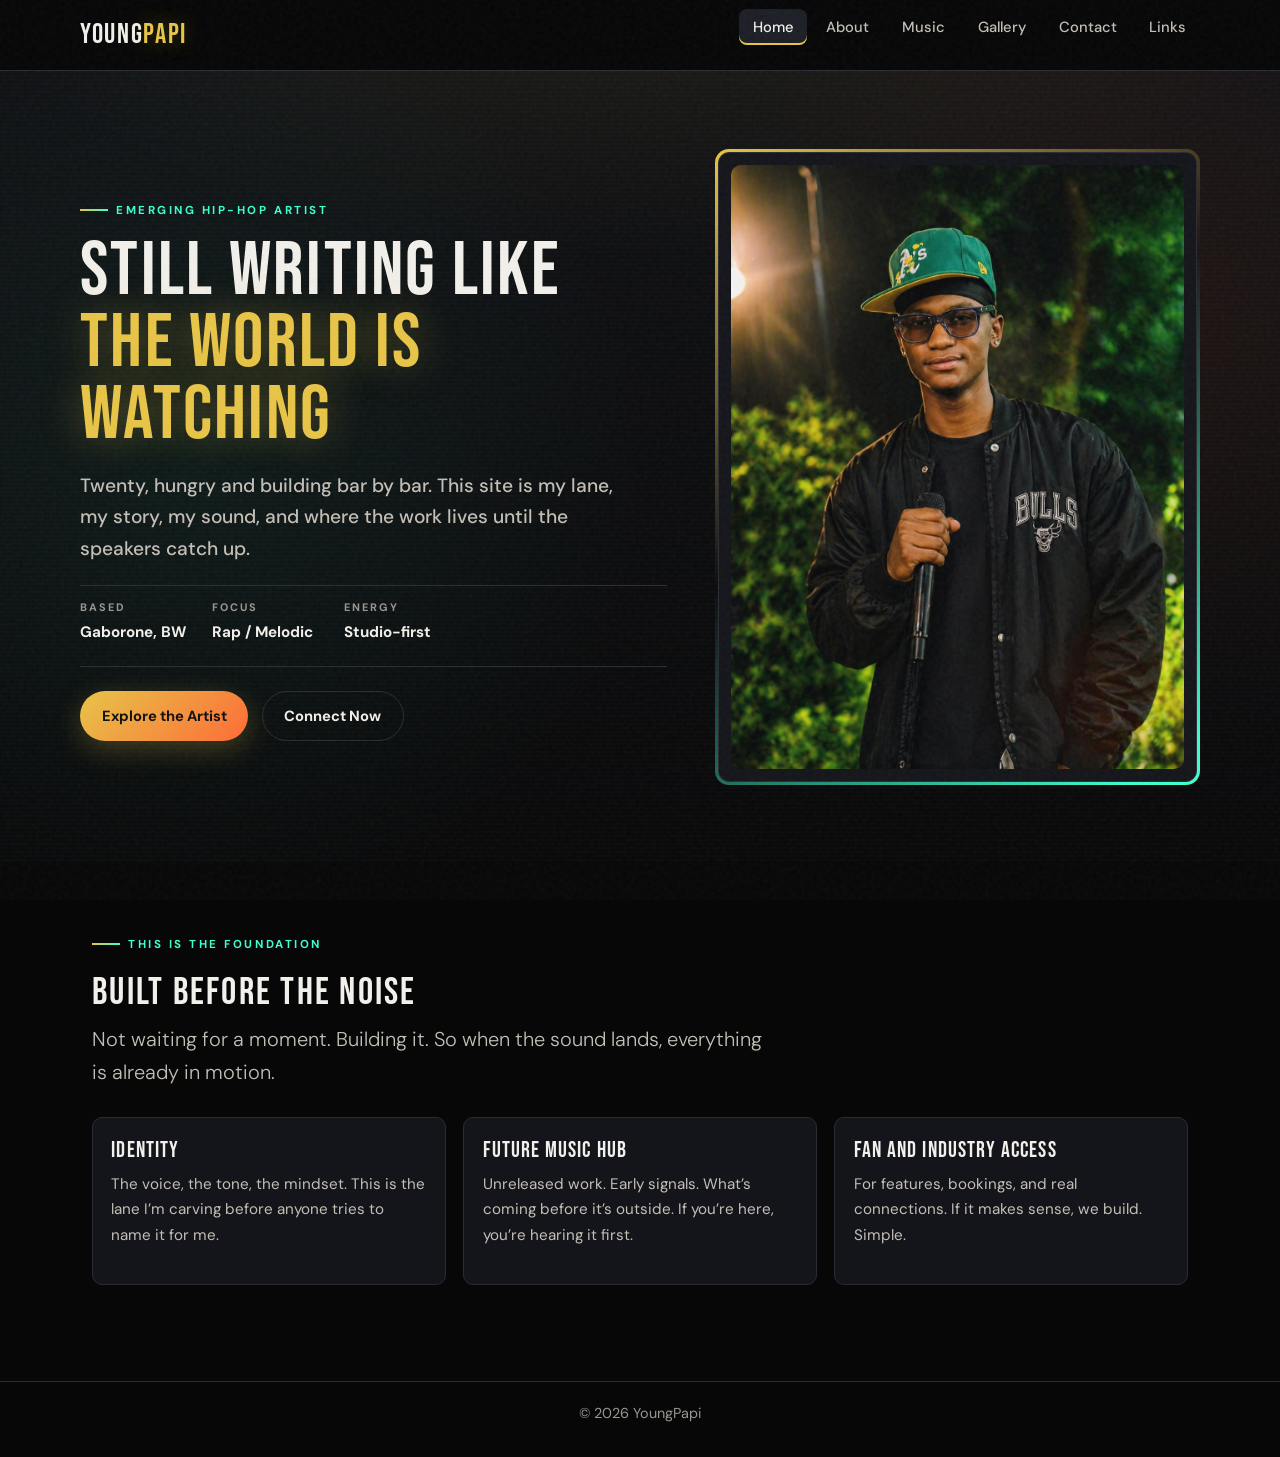
<file: index.html>
<!DOCTYPE html>
<html lang="en">
  <head>
    <meta charset="UTF-8" />
    <meta name="viewport" content="width=device-width, initial-scale=1.0" />
    <meta
      name="description"
      content="YoungPapi — emerging rap artist from Botswana. Portfolio website showcasing new music, visuals, and booking details."
    />
    <meta name="author" content="YoungPapi" />
    <title>YoungPapi | Artist Portfolio</title>
    <link rel="preconnect" href="https://fonts.googleapis.com" />
    <link rel="preconnect" href="https://fonts.gstatic.com" crossorigin />
    <link
      href="https://fonts.googleapis.com/css2?family=Bebas+Neue&family=DM+Sans:ital,opsz,wght@0,9..40,400;0,9..40,500;0,9..40,600;0,9..40,700;1,9..40,400&display=swap"
      rel="stylesheet"
    />
    <link
      href="https://cdn.jsdelivr.net/npm/bootstrap@5.3.3/dist/css/bootstrap.min.css"
      rel="stylesheet"
      integrity="sha384-QWTKZyjpPEjISv5WaRU9OFeRpok6YctnYmDr5pNlyT2bRjXh0JMhjY6hW+ALEwIH"
      crossorigin="anonymous"
    />
    <link rel="stylesheet" href="styles.css" />
  </head>
  <body>
    <a class="skip-link" href="#main">Skip to main content</a>
    <header class="header">
      <div class="container nav">
        <a class="brand" href="index.html">Young<span>Papi</span></a>
        <button class="menu-btn" type="button" data-menu-btn aria-expanded="false" aria-controls="site-nav" aria-label="Open menu">
          Menu
        </button>
        <ul class="nav-links" id="site-nav" data-nav-links>
          <li><a href="index.html">Home</a></li>
          <li><a href="about.html">About</a></li>
          <li><a href="music.html">Music</a></li>
          <li><a href="gallery.html">Gallery</a></li>
          <li><a href="contact.html">Contact</a></li>
          <li><a href="links.html">Links</a></li>
        </ul>
      </div>
    </header>

    <main id="main">
      <section class="hero" aria-labelledby="hero-heading">
        <div class="container hero-grid">
          <div>
            <p class="eyebrow">Emerging Hip-hop Artist</p>
            <h1 id="hero-heading">
              Still writing like
              <span class="line-accent">the world is watching</span>
            </h1>
            <p class="tagline">
              Twenty, hungry and building bar by bar. This site is my lane, my story, my sound, and
              where the work lives until the speakers catch up. 
            </p>
            <dl class="meta-row">
              <div>
                <dt>Based</dt>
                <dd>Gaborone, BW</dd>
              </div>
              <div>
                <dt>Focus</dt>
                <dd>Rap / Melodic</dd>
              </div>
              <div>
                <dt>Energy</dt>
                <dd>Studio-first</dd>
              </div>
            </dl>
            <div class="button-row">
              <a class="btn btn-primary" href="about.html">Explore the Artist</a>
              <a class="btn btn-secondary" href="contact.html">Connect Now</a>
            </div>
          </div>
          <article class="hero-card" aria-label="Featured portrait area">
            <div class="hero-card__inner">
              <div class="hero-shot-slot">
              <a href="images/hero or banner.png">
                <img
                  class="hero-shot img-fluid"
                  src="images/hero or banner.png"
                  alt="YoungPapi hero banner portrait"
                  width="900"
                  height="1200"
                />
              </a>
              <div class="hero-shot-slot__noise"></div>
              <div class="hero-shot-slot__mark">
                <span class="hero-shot-slot__initials">YP</span>
                <span class="hero-shot-slot__hint">Drop your portrait here</span>
              </div>
            </div>
            </div>
          </article>
        </div>
      </section>

      <section class="section" aria-labelledby="objectives-heading">
        <div class="container">
          <header class="section-head">
            <p class="eyebrow">This is the foundation</p>
            <h2 id="objectives-heading">Built before the noise</h2>
            <p class="lead">
              Not waiting for a moment. Building it.
              So when the sound lands, everything is already in motion.
            </p>
          </header>
          <div class="grid-3">
            <article class="card">
              <h3>Identity</h3>
              <p>The voice, the tone, the mindset.
                 This is the lane I’m carving before anyone tries to name it for me.</p>
            </article>
            <article class="card">
              <h3>Future Music Hub</h3>
              <p>Unreleased work. Early signals. What’s coming before it’s outside.
                 If you’re here, you’re hearing it first.</p>
            </article>
            <article class="card">
              <h3>Fan And Industry Access</h3>
              <p>For features, bookings, and real connections.
                 If it makes sense, we build. Simple.</p>
            </article>
          </div>
        </div>
      </section>
    </main>

    <footer class="footer">
      <div class="container">© <span data-year></span> YoungPapi</div>
    </footer>
    <script
      src="https://cdn.jsdelivr.net/npm/bootstrap@5.3.3/dist/js/bootstrap.bundle.min.js"
      integrity="sha384-YvpcrYf0tY3lHB60NNkmXc5s9fDVZLESaAA55NDzOxhy9GkcIdslK1eN7N6jIeHz"
      crossorigin="anonymous"
    ></script>
    <script src="script.js"></script>
  </body>
</html>
</file>
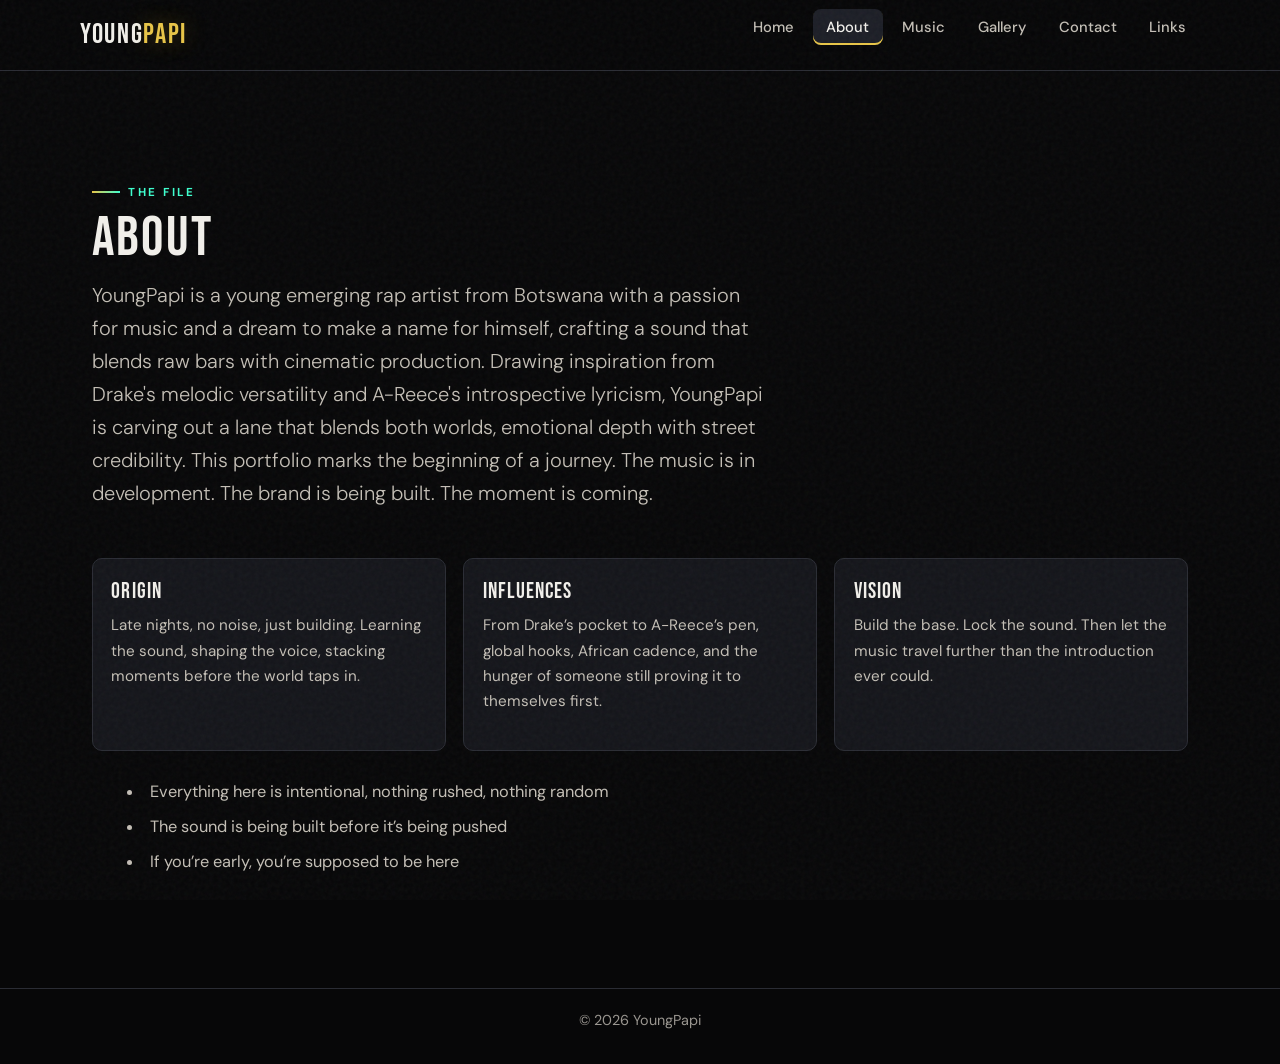
<file: about.html>
<!DOCTYPE html>
<html lang="en">
  <head>
    <meta charset="UTF-8" />
    <meta name="viewport" content="width=device-width, initial-scale=1.0" />
    <meta name="description" content="About YoungPapi — influences, vision, and the path behind the music." />
    <meta name="author" content="YoungPapi" />
    <title>About | YoungPapi</title>
    <link rel="preconnect" href="https://fonts.googleapis.com" />
    <link rel="preconnect" href="https://fonts.gstatic.com" crossorigin />
    <link
      href="https://fonts.googleapis.com/css2?family=Bebas+Neue&family=DM+Sans:ital,opsz,wght@0,9..40,400;0,9..40,500;0,9..40,600;0,9..40,700;1,9..40,400&display=swap"
      rel="stylesheet"
    />
    <link
      href="https://cdn.jsdelivr.net/npm/bootstrap@5.3.3/dist/css/bootstrap.min.css"
      rel="stylesheet"
      integrity="sha384-QWTKZyjpPEjISv5WaRU9OFeRpok6YctnYmDr5pNlyT2bRjXh0JMhjY6hW+ALEwIH"
      crossorigin="anonymous"
    />
    <link rel="stylesheet" href="styles.css" />
  </head>
  <body>
    <a class="skip-link" href="#main">Skip to main content</a>
    <header class="header">
      <div class="container nav">
        <a class="brand" href="index.html">Young<span>Papi</span></a>
        <button class="menu-btn" type="button" data-menu-btn aria-expanded="false" aria-controls="site-nav" aria-label="Open menu">
          Menu
        </button>
        <ul class="nav-links" id="site-nav" data-nav-links>
          <li><a href="index.html">Home</a></li>
          <li><a href="about.html">About</a></li>
          <li><a href="music.html">Music</a></li>
          <li><a href="gallery.html">Gallery</a></li>
          <li><a href="contact.html">Contact</a></li>
          <li><a href="links.html">Links</a></li>
        </ul>
      </div>
    </header>

    <main id="main" class="section">
      <div class="container">
        <header class="page-head">
          <p class="eyebrow">The File</p>
          <h1>About</h1>
          <p class="lead">
           YoungPapi is a young emerging rap artist from Botswana with a passion for music and a dream to make a name for himself,
           crafting a sound that blends raw bars with cinematic production. Drawing inspiration from Drake's melodic versatility and
           A-Reece's introspective lyricism, YoungPapi is carving out a lane that blends both worlds, emotional depth with street credibility.
           This portfolio marks the beginning of a journey. The music is in development. The brand is being built. The moment is coming.
          </p>
        </header>
        <div class="grid-3">
          <article class="card">
            <h2>Origin</h2>
            <p>
              Late nights, no noise, just building.
              Learning the sound, shaping the voice, stacking moments before the world taps in.
            </p>
          </article>
          <article class="card">
            <h2>Influences</h2>
            <p>
              From Drake’s pocket to A-Reece’s pen, global hooks, African cadence, and the hunger
              of someone still proving it to themselves first.
            </p>
          </article>
          <article class="card">
            <h2>Vision</h2>
            <p>
              Build the base. Lock the sound.
              Then let the music travel further than the introduction ever could.
            </p>
          </article>
        </div>

        <ul class="list">
          <li>Everything here is intentional, nothing rushed, nothing random</li>
          <li>The sound is being built before it’s being pushed</li>
          <li>If you’re early, you’re supposed to be here</li>
        </ul>
      </div>
    </main>

    <footer class="footer">
      <div class="container">© <span data-year></span> YoungPapi</div>
    </footer>
    <script
      src="https://cdn.jsdelivr.net/npm/bootstrap@5.3.3/dist/js/bootstrap.bundle.min.js"
      integrity="sha384-YvpcrYf0tY3lHB60NNkmXc5s9fDVZLESaAA55NDzOxhy9GkcIdslK1eN7N6jIeHz"
      crossorigin="anonymous"
    ></script>
    <script src="script.js"></script>
  </body>
</html>
</file>
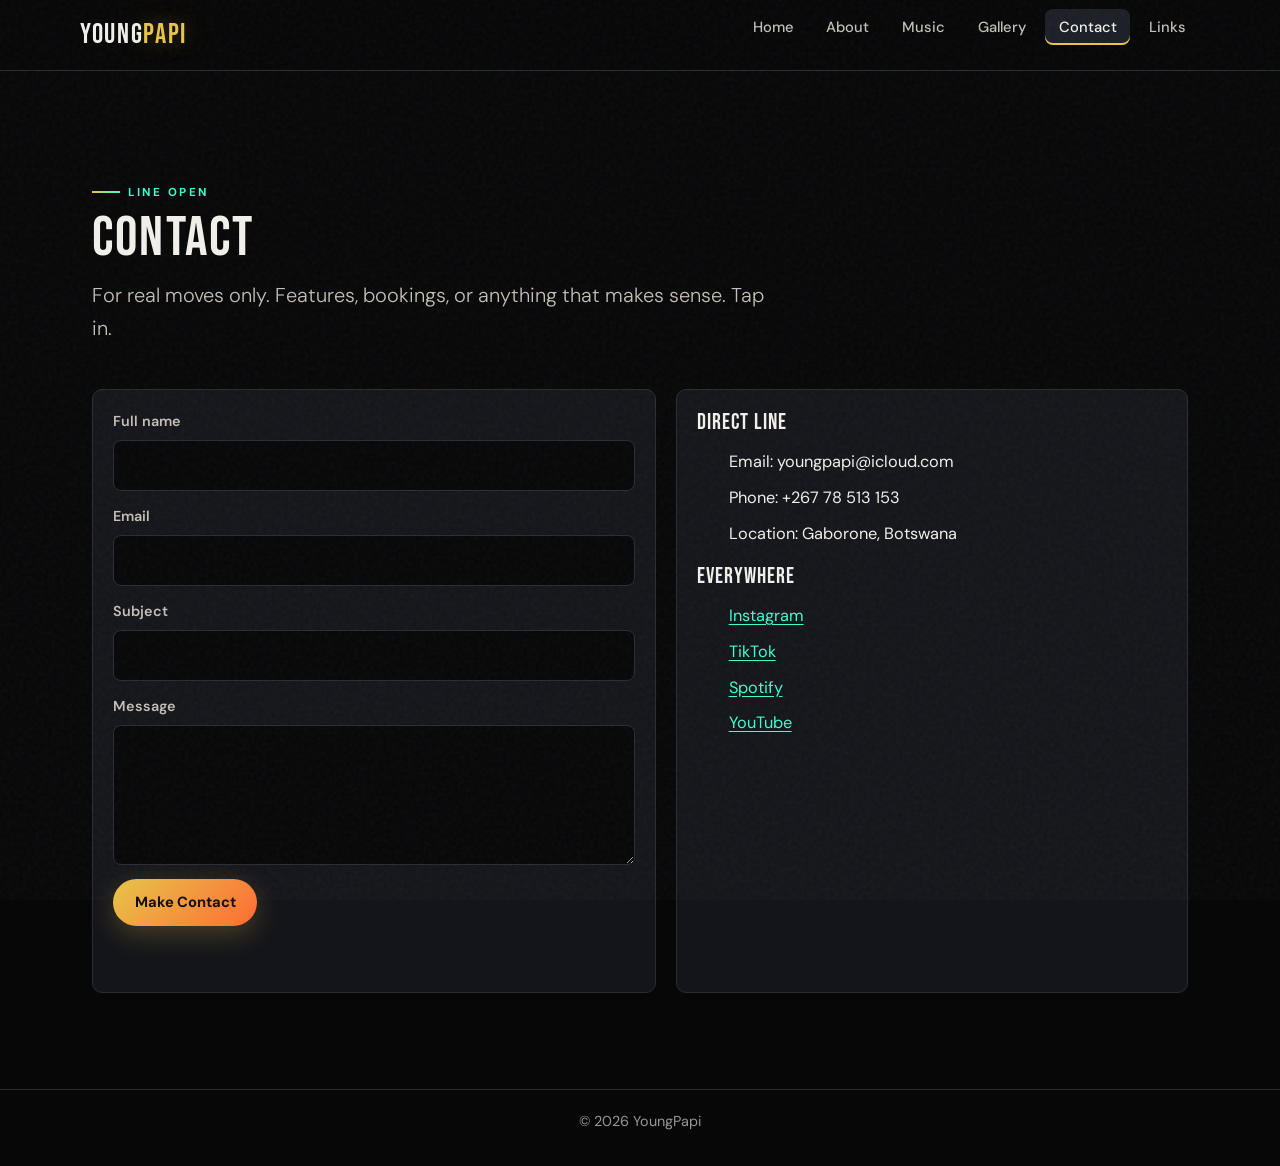
<file: contact.html>
<!DOCTYPE html>
<html lang="en">
  <head>
    <meta charset="UTF-8" />
    <meta name="viewport" content="width=device-width, initial-scale=1.0" />
    <meta name="description" content="Contact YoungPapi for bookings, press, and collaborations." />
    <meta name="author" content="YoungPapi" />
    <title>Contact | YoungPapi</title>
    <link rel="preconnect" href="https://fonts.googleapis.com" />
    <link rel="preconnect" href="https://fonts.gstatic.com" crossorigin />
    <link
      href="https://fonts.googleapis.com/css2?family=Bebas+Neue&family=DM+Sans:ital,opsz,wght@0,9..40,400;0,9..40,500;0,9..40,600;0,9..40,700;1,9..40,400&display=swap"
      rel="stylesheet"
    />
    <link
      href="https://cdn.jsdelivr.net/npm/bootstrap@5.3.3/dist/css/bootstrap.min.css"
      rel="stylesheet"
      integrity="sha384-QWTKZyjpPEjISv5WaRU9OFeRpok6YctnYmDr5pNlyT2bRjXh0JMhjY6hW+ALEwIH"
      crossorigin="anonymous"
    />
    <link rel="stylesheet" href="styles.css" />
  </head>
  <body>
    <a class="skip-link" href="#main">Skip to main content</a>
    <header class="header">
      <div class="container nav">
        <a class="brand" href="index.html">Young<span>Papi</span></a>
        <button class="menu-btn" type="button" data-menu-btn aria-expanded="false" aria-controls="site-nav" aria-label="Open menu">
          Menu
        </button>
        <ul class="nav-links" id="site-nav" data-nav-links>
          <li><a href="index.html">Home</a></li>
          <li><a href="about.html">About</a></li>
          <li><a href="music.html">Music</a></li>
          <li><a href="gallery.html">Gallery</a></li>
          <li><a href="contact.html">Contact</a></li>
          <li><a href="links.html">Links</a></li>
        </ul>
      </div>
    </header>

    <main id="main" class="section">
      <div class="container">
        <header class="page-head">
          <p class="eyebrow">Line open</p>
          <h1>Contact</h1>
          <p class="lead">
            For real moves only.
            Features, bookings, or anything that makes sense. Tap in.
          </p>
        </header>

        <div class="contact-wrap">
          <form data-contact-form>
            <div class="field">
              <label for="name">Full name</label>
              <input id="name" name="name" type="text" autocomplete="name" required />
            </div>
            <div class="field">
              <label for="email">Email</label>
              <input id="email" name="email" type="email" autocomplete="email" required />
            </div>
            <div class="field">
              <label for="subject">Subject</label>
              <input id="subject" name="subject" type="text" required />
            </div>
            <div class="field">
              <label for="message">Message</label>
              <textarea id="message" name="message" required></textarea>
            </div>
            <button class="btn btn-primary" type="submit">Make Contact</button>
            <p class="notice" data-form-notice></p>
          </form>

          <aside class="socials">
            <h2>Direct Line</h2>
            <ul>
              <li>Email: youngpapi@icloud.com</li>
              <li>Phone: +267 78 513 153</li>
              <li>Location: Gaborone, Botswana</li>
            </ul>
            <h2>Everywhere</h2>
            <ul>
              <li><a href="https://instagram.com/theboybrendon">Instagram</a></li>
              <li><a href="https://tiktok.com/@theboybrendon">TikTok</a></li>
              <li><a href="https://open.spotify.com/">Spotify</a></li>
              <li><a href="http://youtube.com/@theboybrendon">YouTube</a></li>
            </ul>
          </aside>
        </div>
      </div>
    </main>

    <footer class="footer">
      <div class="container">© <span data-year></span> YoungPapi</div>
    </footer>
    <script
      src="https://cdn.jsdelivr.net/npm/bootstrap@5.3.3/dist/js/bootstrap.bundle.min.js"
      integrity="sha384-YvpcrYf0tY3lHB60NNkmXc5s9fDVZLESaAA55NDzOxhy9GkcIdslK1eN7N6jIeHz"
      crossorigin="anonymous"
    ></script>
    <script src="script.js"></script>
  </body>
</html>
</file>
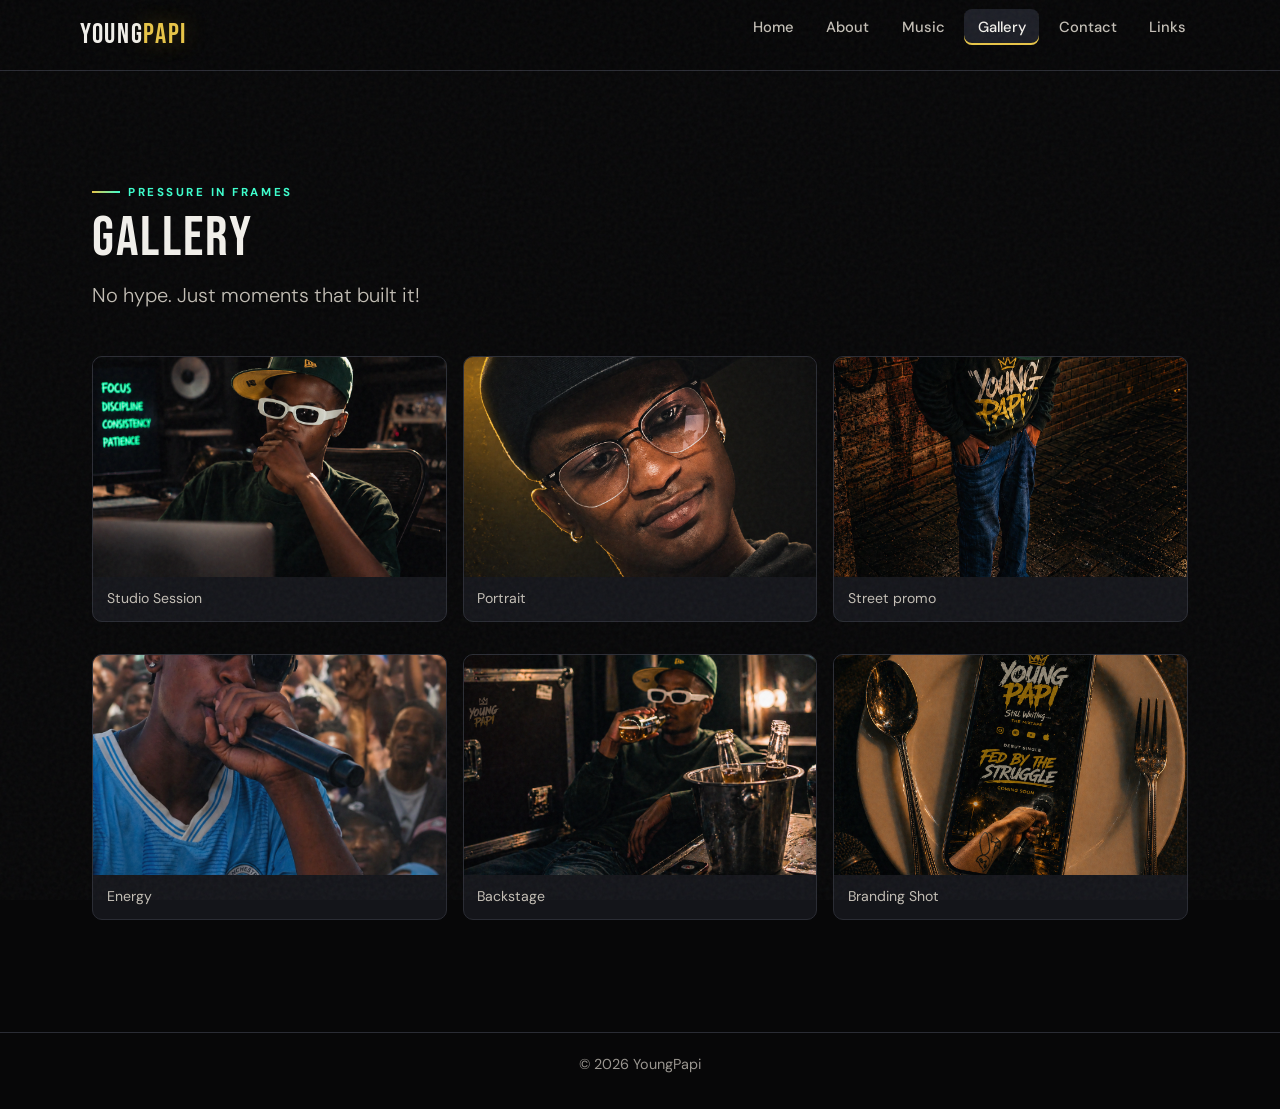
<file: gallery.html>
<!DOCTYPE html>
<html lang="en">
  <head>
    <meta charset="UTF-8" />
    <meta name="viewport" content="width=device-width, initial-scale=1.0" />
    <meta name="description" content="Photo gallery — YoungPapi visuals, shows, and promo." />
    <meta name="author" content="YoungPapi" />
    <title>Gallery | YoungPapi</title>
    <link rel="preconnect" href="https://fonts.googleapis.com" />
    <link rel="preconnect" href="https://fonts.gstatic.com" crossorigin />
    <link
      href="https://fonts.googleapis.com/css2?family=Bebas+Neue&family=DM+Sans:ital,opsz,wght@0,9..40,400;0,9..40,500;0,9..40,600;0,9..40,700;1,9..40,400&display=swap"
      rel="stylesheet"
    />
    <link
      href="https://cdn.jsdelivr.net/npm/bootstrap@5.3.3/dist/css/bootstrap.min.css"
      rel="stylesheet"
      integrity="sha384-QWTKZyjpPEjISv5WaRU9OFeRpok6YctnYmDr5pNlyT2bRjXh0JMhjY6hW+ALEwIH"
      crossorigin="anonymous"
    />
    <link rel="stylesheet" href="styles.css" />
  </head>
  <body>
    <a class="skip-link" href="#main">Skip to main content</a>
    <header class="header">
      <div class="container nav">
        <a class="brand" href="index.html">Young<span>Papi</span></a>
        <button class="menu-btn" type="button" data-menu-btn aria-expanded="false" aria-controls="site-nav" aria-label="Open menu">
          Menu
        </button>
        <ul class="nav-links" id="site-nav" data-nav-links>
          <li><a href="index.html">Home</a></li>
          <li><a href="about.html">About</a></li>
          <li><a href="music.html">Music</a></li>
          <li><a href="gallery.html">Gallery</a></li>
          <li><a href="contact.html">Contact</a></li>
          <li><a href="links.html">Links</a></li>
        </ul>
      </div>
    </header>

    <main id="main" class="section">
      <div class="container">
        <header class="page-head">
          <p class="eyebrow">Pressure in Frames</p>
          <h1>Gallery</h1>
          <p class="lead">
            No hype. Just moments that built it!
          </p>
        </header>

        <div class="gallery">
          <!-- Replace each .gallery-slot block with: <img src="images/gallery-01.jpg" alt="Describe the photo" /> (use 01–06 filenames to stay organised). -->
          <figure>
            <a href="images/liveset or studio.png">
              <img class="img-fluid" src="images/liveset or studio.png" alt="YoungPapi live set or studio session" width="1200" height="800" />
            </a>
            <figcaption>Studio Session</figcaption>
          </figure>
          <figure>
            <a href="images/portrait.png">
              <img class="img-fluid" src="images/portrait.png" alt="YoungPapi portrait" width="1200" height="800" />
            </a>
            <figcaption>Portrait</figcaption>
          </figure>
          <figure>
            <a href="images/street promo.png">
              <img class="img-fluid" src="images/street promo.png" alt="YoungPapi street promo visual" width="1200" height="800" />
            </a>
            <figcaption>Street promo</figcaption>
          </figure>
          <figure>
            <a href="images/crowd or energy.png">
              <img class="img-fluid" src="images/crowd or energy.png" alt="YoungPapi crowd energy moment" width="1200" height="800" />
            </a>
            <figcaption>Energy</figcaption>
          </figure>
          <figure>
            <a href="images/backstage.png">
              <img class="img-fluid" src="images/backstage.png" alt="YoungPapi backstage moment" width="1200" height="800" />
            </a>
            <figcaption>Backstage</figcaption>
          </figure>
          <figure>
            <a href="images/branding shot.png">
              <img class="img-fluid" src="images/branding shot.png" alt="YoungPapi branding shot" width="1200" height="800" />
            </a>
            <figcaption>Branding Shot</figcaption>
          </figure>
        </div>
      </div>
    </main>

    <footer class="footer">
      <div class="container">© <span data-year></span> YoungPapi</div>
    </footer>
    <script
      src="https://cdn.jsdelivr.net/npm/bootstrap@5.3.3/dist/js/bootstrap.bundle.min.js"
      integrity="sha384-YvpcrYf0tY3lHB60NNkmXc5s9fDVZLESaAA55NDzOxhy9GkcIdslK1eN7N6jIeHz"
      crossorigin="anonymous"
    ></script>
    <script src="script.js"></script>
  </body>
</html>
</file>
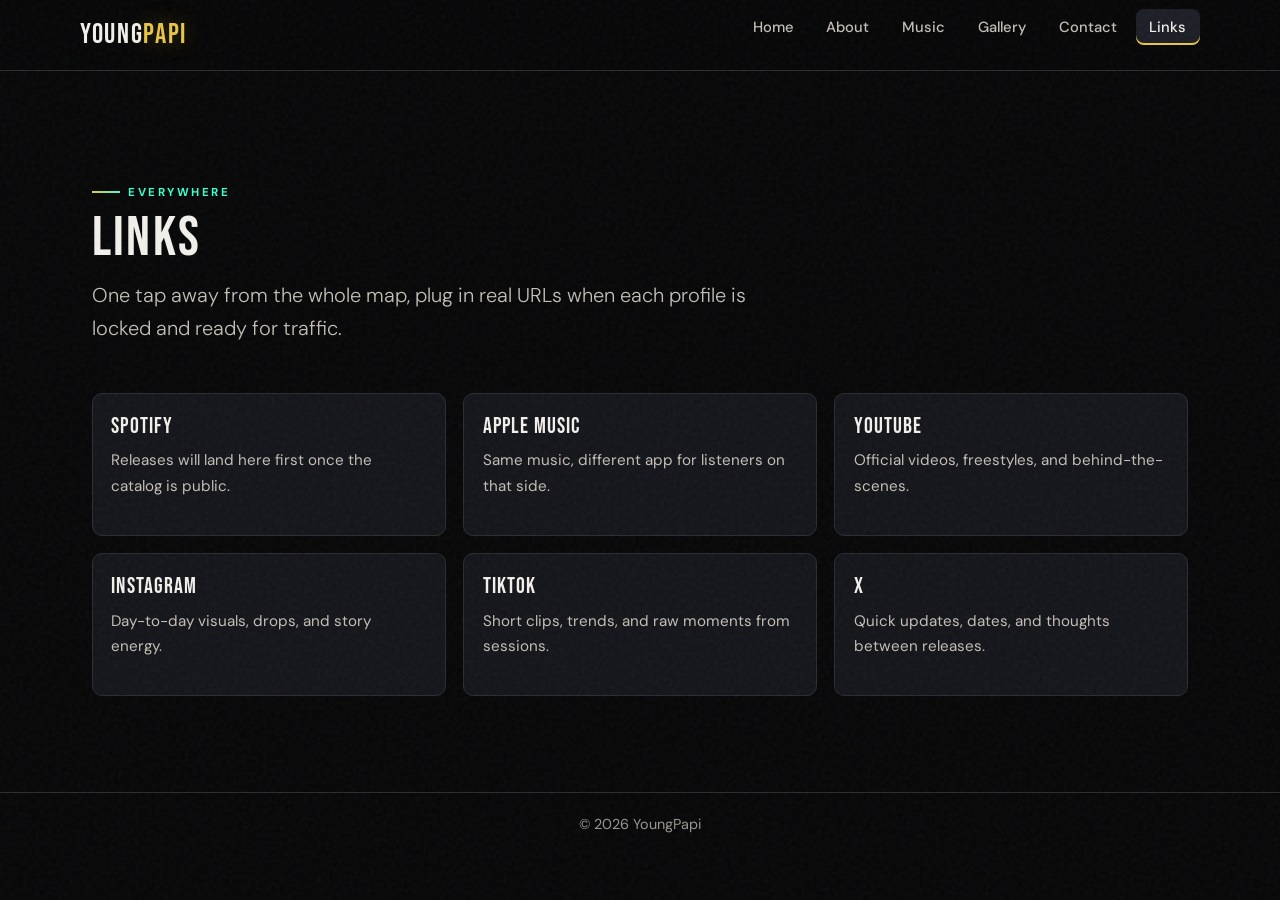
<file: links.html>
<!DOCTYPE html>
<html lang="en">
  <head>
    <meta charset="UTF-8" />
    <meta name="viewport" content="width=device-width, initial-scale=1.0" />
    <meta name="description" content="Official links — stream, follow, and stay updated." />
    <meta name="author" content="YoungPapi" />
    <title>Links | YoungPapi</title>
    <link rel="preconnect" href="https://fonts.googleapis.com" />
    <link rel="preconnect" href="https://fonts.gstatic.com" crossorigin />
    <link
      href="https://fonts.googleapis.com/css2?family=Bebas+Neue&family=DM+Sans:ital,opsz,wght@0,9..40,400;0,9..40,500;0,9..40,600;0,9..40,700;1,9..40,400&display=swap"
      rel="stylesheet"
    />
    <link
      href="https://cdn.jsdelivr.net/npm/bootstrap@5.3.3/dist/css/bootstrap.min.css"
      rel="stylesheet"
      integrity="sha384-QWTKZyjpPEjISv5WaRU9OFeRpok6YctnYmDr5pNlyT2bRjXh0JMhjY6hW+ALEwIH"
      crossorigin="anonymous"
    />
    <link rel="stylesheet" href="styles.css" />
  </head>
  <body>
    <a class="skip-link" href="#main">Skip to main content</a>
    <header class="header">
      <div class="container nav">
        <a class="brand" href="index.html">Young<span>Papi</span></a>
        <button class="menu-btn" type="button" data-menu-btn aria-expanded="false" aria-controls="site-nav" aria-label="Open menu">
          Menu
        </button>
        <ul class="nav-links" id="site-nav" data-nav-links>
          <li><a href="index.html">Home</a></li>
          <li><a href="about.html">About</a></li>
          <li><a href="music.html">Music</a></li>
          <li><a href="gallery.html">Gallery</a></li>
          <li><a href="contact.html">Contact</a></li>
          <li><a href="links.html">Links</a></li>
        </ul>
      </div>
    </header>

    <main id="main" class="section">
      <div class="container">
        <header class="page-head">
          <p class="eyebrow">Everywhere</p>
          <h1>Links</h1>
          <p class="lead">
            One tap away from the whole map, plug in real URLs when each profile is locked and
            ready for traffic.
          </p>
        </header>
        <div class="grid-3">
          <a class="card" href="https://open.spotify.com/" aria-label="Spotify profile">
            <h2>Spotify</h2>
            <p>Releases will land here first once the catalog is public.</p>
          </a>
          <a class="card" href="https://music.apple.com/" aria-label="Apple Music profile">
            <h2>Apple Music</h2>
            <p>Same music, different app for listeners on that side.</p>
          </a>
          <a class="card" href="https://youtube.com/@theboybrendon" aria-label="YouTube channel">
            <h2>YouTube</h2>
            <p>Official videos, freestyles, and behind-the-scenes.</p>
          </a>
          <a class="card" href="https://instagram.com/theboybrendon" aria-label="Instagram profile">
            <h2>Instagram</h2>
            <p>Day-to-day visuals, drops, and story energy.</p>
          </a>
          <a class="card" href="https://tiktok.com/@theboybrendon" aria-label="TikTok profile">
            <h2>TikTok</h2>
            <p>Short clips, trends, and raw moments from sessions.</p>
          </a>
          <a class="card" href="https://x.com/theboybrendon" aria-label="X profile">
            <h2>X</h2>
            <p>Quick updates, dates, and thoughts between releases.</p>
          </a>
        </div>
      </div>
    </main>

    <footer class="footer">
      <div class="container">© <span data-year></span> YoungPapi</div>
    </footer>
    <script
      src="https://cdn.jsdelivr.net/npm/bootstrap@5.3.3/dist/js/bootstrap.bundle.min.js"
      integrity="sha384-YvpcrYf0tY3lHB60NNkmXc5s9fDVZLESaAA55NDzOxhy9GkcIdslK1eN7N6jIeHz"
      crossorigin="anonymous"
    ></script>
    <script src="script.js"></script>
  </body>
</html>
</file>
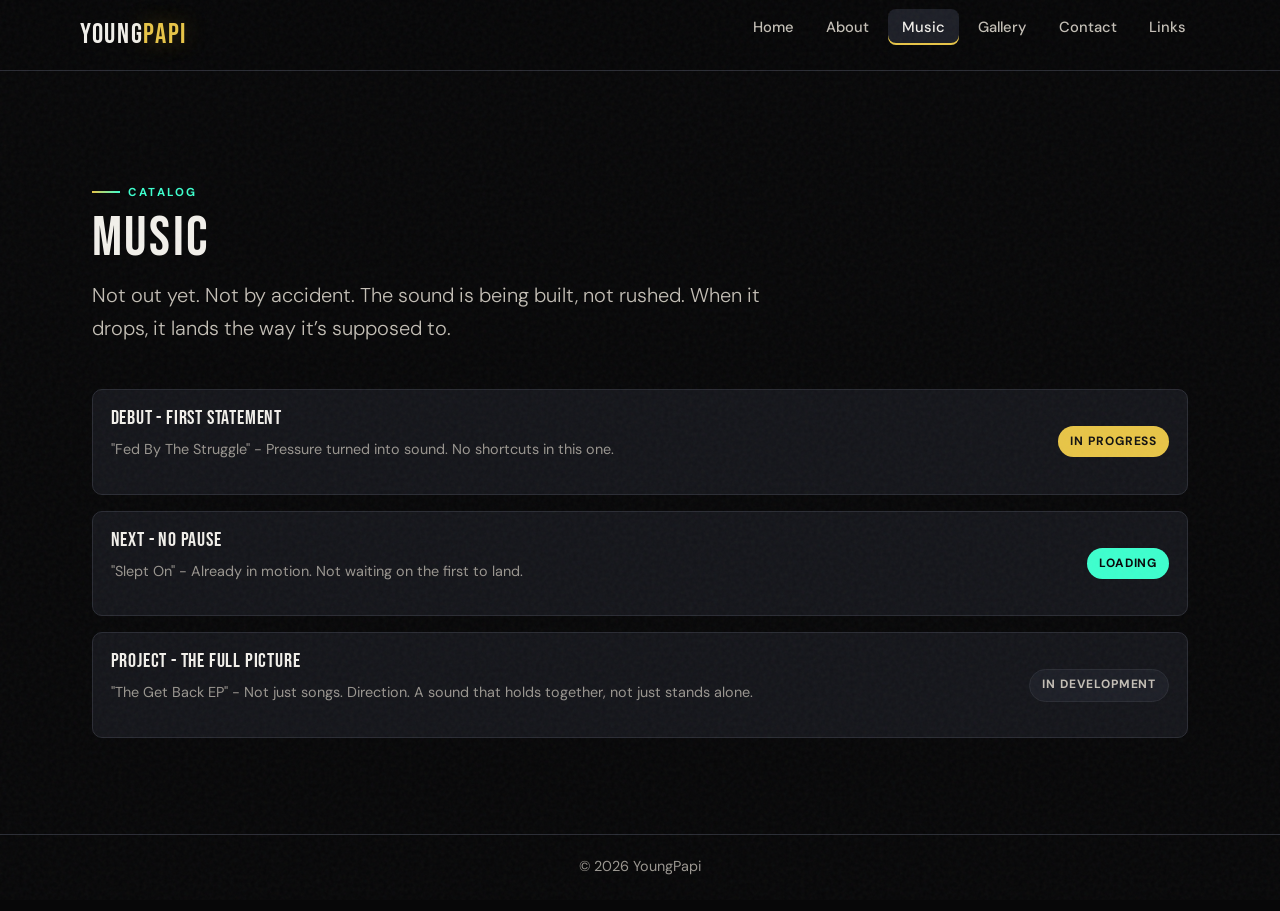
<file: music.html>
<!DOCTYPE html>
<html lang="en">
  <head>
    <meta charset="UTF-8" />
    <meta name="viewport" content="width=device-width, initial-scale=1.0" />
    <meta name="description" content="Music roadmap and upcoming releases by YoungPapi." />
    <meta name="author" content="YoungPapi" />
    <title>Music | YoungPapi</title>
    <link rel="preconnect" href="https://fonts.googleapis.com" />
    <link rel="preconnect" href="https://fonts.gstatic.com" crossorigin />
    <link
      href="https://fonts.googleapis.com/css2?family=Bebas+Neue&family=DM+Sans:ital,opsz,wght@0,9..40,400;0,9..40,500;0,9..40,600;0,9..40,700;1,9..40,400&display=swap"
      rel="stylesheet"
    />
    <link
      href="https://cdn.jsdelivr.net/npm/bootstrap@5.3.3/dist/css/bootstrap.min.css"
      rel="stylesheet"
      integrity="sha384-QWTKZyjpPEjISv5WaRU9OFeRpok6YctnYmDr5pNlyT2bRjXh0JMhjY6hW+ALEwIH"
      crossorigin="anonymous"
    />
    <link rel="stylesheet" href="styles.css" />
  </head>
  <body>
    <a class="skip-link" href="#main">Skip to main content</a>
    <header class="header">
      <div class="container nav">
        <a class="brand" href="index.html">Young<span>Papi</span></a>
        <button class="menu-btn" type="button" data-menu-btn aria-expanded="false" aria-controls="site-nav" aria-label="Open menu">
          Menu
        </button>
        <ul class="nav-links" id="site-nav" data-nav-links>
          <li><a href="index.html">Home</a></li>
          <li><a href="about.html">About</a></li>
          <li><a href="music.html">Music</a></li>
          <li><a href="gallery.html">Gallery</a></li>
          <li><a href="contact.html">Contact</a></li>
          <li><a href="links.html">Links</a></li>
        </ul>
      </div>
    </header>

    <main id="main" class="section">
      <div class="container">
        <header class="page-head">
          <p class="eyebrow">Catalog</p>
          <h1>Music</h1>
          <p class="lead">
            Not out yet. Not by accident. The sound is being built, not rushed. When it drops, it lands the way it’s supposed to.
          </p>
        </header>

        <div class="music-list">
          <article class="track">
            <div>
              <h2>Debut - First Statement</h2>
              <p>"Fed By The Struggle" - Pressure turned into sound. No shortcuts in this one.</p>
            </div>
            <span class="pill pill--amber">In Progress</span>
          </article>
          <article class="track">
            <div>
              <h2>Next - No Pause</h2>
              <p>"Slept On" - Already in motion. Not waiting on the first to land.
              </p>
            </div>
            <span class="pill">Loading</span>
          </article>
          <article class="track">
            <div>
              <h2>Project - The Full Picture</h2>
              <p>"The Get Back EP" - Not just songs. Direction.
                A sound that holds together, not just stands alone.
              </p>
            </div>
            <span class="pill pill--muted">In Development</span>
          </article>
        </div>
      </div>
    </main>

    <footer class="footer">
      <div class="container">© <span data-year></span> YoungPapi</div>
    </footer>
    <script
      src="https://cdn.jsdelivr.net/npm/bootstrap@5.3.3/dist/js/bootstrap.bundle.min.js"
      integrity="sha384-YvpcrYf0tY3lHB60NNkmXc5s9fDVZLESaAA55NDzOxhy9GkcIdslK1eN7N6jIeHz"
      crossorigin="anonymous"
    ></script>
    <script src="script.js"></script>
  </body>
</html>
</file>
<file: styles.css>
:root {
  --bg: #070708;
  --bg-elevated: #0e0f12;
  --panel: #14151a;
  --panel-soft: #1c1e26;
  --text: #f2f0eb;
  --muted: #9a9690;
  --muted-bright: #c4bfb6;
  --accent: #e8c547;
  --accent-hot: #ff6b35;
  --accent-glow: rgba(232, 197, 71, 0.35);
  --electric: #3dffce;
  --electric-dim: rgba(61, 255, 206, 0.12);
  --border: #2a2c34;
  --success: #3dd68c;
  --font-display: "Bebas Neue", system-ui, sans-serif;
  --font-body: "DM Sans", system-ui, sans-serif;
  --radius: 14px;
  --radius-sm: 10px;
  --header-h: 58px;
}

* {
  box-sizing: border-box;
  margin: 0;
  padding: 0;
}

html {
  scroll-behavior: smooth;
}

@media (prefers-reduced-motion: reduce) {
  html {
    scroll-behavior: auto;
  }

  *,
  *::before,
  *::after {
    animation-duration: 0.01ms !important;
    animation-iteration-count: 1 !important;
    transition-duration: 0.01ms !important;
  }
}

body {
  font-family: var(--font-body);
  background: var(--bg);
  color: var(--text);
  line-height: 1.65;
  font-size: 1.02rem;
  min-height: 100vh;
}

body::before {
  content: "";
  position: fixed;
  inset: 0;
  pointer-events: none;
  z-index: 100;
  opacity: 0.045;
  background-image: url("data:image/svg+xml,%3Csvg viewBox='0 0 256 256' xmlns='http://www.w3.org/2000/svg'%3E%3Cfilter id='n'%3E%3CfeTurbulence type='fractalNoise' baseFrequency='0.85' numOctaves='4' stitchTiles='stitch'/%3E%3C/filter%3E%3Crect width='100%25' height='100%25' filter='url(%23n)'/%3E%3C/svg%3E");
}

a {
  color: inherit;
  text-decoration: none;
}

a:focus-visible,
button:focus-visible,
.btn:focus-visible {
  outline: 2px solid var(--accent);
  outline-offset: 3px;
}

img {
  max-width: 100%;
  display: block;
}

.skip-link {
  position: absolute;
  left: -999px;
  top: 0.75rem;
  z-index: 200;
  padding: 0.5rem 1rem;
  background: var(--accent);
  color: #111;
  font-weight: 700;
  border-radius: 6px;
}

.skip-link:focus {
  left: 0.75rem;
}

.container {
  width: min(1120px, 92%);
  margin: 0 auto;
}

.header {
  position: sticky;
  top: 0;
  z-index: 50;
  backdrop-filter: blur(12px);
  -webkit-backdrop-filter: blur(12px);
  background: rgba(7, 7, 8, 0.82);
  border-bottom: 1px solid var(--border);
}

.nav {
  position: relative;
  display: flex;
  align-items: center;
  justify-content: space-between;
  padding: 0.85rem 0;
  min-height: var(--header-h);
}

.brand {
  font-family: var(--font-display);
  font-size: 1.75rem;
  letter-spacing: 0.06em;
  line-height: 1;
}

.brand span {
  color: var(--accent);
  text-shadow: 0 0 24px var(--accent-glow);
}

.menu-btn {
  display: none;
  background: transparent;
  border: 1px solid var(--border);
  color: var(--text);
  padding: 0.45rem 0.75rem;
  border-radius: 8px;
  cursor: pointer;
  font-family: inherit;
  font-size: 0.9rem;
}

.nav-links {
  display: flex;
  gap: 0.35rem;
  list-style: none;
  align-items: center;
}

.nav-links a {
  padding: 0.5rem 0.85rem;
  border-radius: 8px;
  color: var(--muted-bright);
  font-size: 0.92rem;
  font-weight: 500;
  transition: background 0.2s ease, color 0.2s ease;
}

.nav-links a:hover,
.nav-links a.active {
  color: var(--text);
  background: var(--panel-soft);
}

.nav-links a.active {
  box-shadow: inset 0 -2px 0 var(--accent);
}

.page-head {
  padding-top: 2.5rem;
  padding-bottom: 0.25rem;
}

.page-head .eyebrow {
  margin-bottom: 0.5rem;
}

.page-head h1 {
  font-family: var(--font-display);
  font-size: clamp(2.4rem, 6vw, 3.5rem);
  letter-spacing: 0.04em;
  line-height: 1.05;
  margin-bottom: 0.65rem;
}

.page-head .lead {
  max-width: 38rem;
}

.hero {
  position: relative;
  min-height: min(88vh, 820px);
  display: grid;
  align-items: center;
  overflow: hidden;
  background:
    radial-gradient(ellipse 100% 80% at 50% -20%, rgba(232, 197, 71, 0.08), transparent 55%),
    radial-gradient(circle at 15% 50%, rgba(61, 255, 206, 0.06), transparent 40%),
    radial-gradient(circle at 90% 30%, rgba(255, 107, 53, 0.07), transparent 35%),
    linear-gradient(180deg, var(--bg-elevated) 0%, var(--bg) 100%);
}

.hero::after {
  content: "";
  position: absolute;
  inset: 0;
  background: repeating-linear-gradient(
    0deg,
    transparent,
    transparent 2px,
    rgba(255, 255, 255, 0.012) 2px,
    rgba(255, 255, 255, 0.012) 4px
  );
  pointer-events: none;
}

.hero-grid {
  position: relative;
  z-index: 1;
  display: grid;
  grid-template-columns: 1.15fr 0.95fr;
  gap: clamp(1.5rem, 4vw, 3rem);
  align-items: center;
  padding: clamp(2.5rem, 6vw, 4.5rem) 0;
}

.eyebrow {
  display: inline-flex;
  align-items: center;
  gap: 0.5rem;
  font-size: 0.72rem;
  font-weight: 700;
  letter-spacing: 0.22em;
  text-transform: uppercase;
  color: var(--electric);
  margin-bottom: 1rem;
}

.eyebrow::before {
  content: "";
  width: 28px;
  height: 2px;
  background: linear-gradient(90deg, var(--accent), var(--electric));
}

.hero h1 {
  font-family: var(--font-display);
  font-size: clamp(2.75rem, 8vw, 4.75rem);
  line-height: 0.95;
  letter-spacing: 0.03em;
  margin-bottom: 1.1rem;
  text-transform: uppercase;
}

.hero h1 .line-accent {
  display: block;
  color: var(--accent);
  text-shadow: 0 0 40px var(--accent-glow);
}

.hero .tagline {
  font-size: clamp(1.05rem, 2.2vw, 1.2rem);
  color: var(--muted-bright);
  max-width: 34rem;
  margin-bottom: 0.5rem;
  font-weight: 500;
}

.hero .meta-row {
  display: flex;
  flex-wrap: wrap;
  gap: 0.75rem 1.25rem;
  margin: 1.25rem 0 1.5rem;
  padding: 0.85rem 0;
  border-top: 1px solid var(--border);
  border-bottom: 1px solid var(--border);
}

.meta-row dt {
  font-size: 0.68rem;
  letter-spacing: 0.18em;
  text-transform: uppercase;
  color: var(--muted);
}

.meta-row dd {
  font-weight: 700;
  font-size: 0.95rem;
  margin-top: 0.15rem;
}

.meta-row > div {
  min-width: 7rem;
}

.hero p.lead-small {
  color: var(--muted);
  font-size: 0.95rem;
  max-width: 36rem;
  margin-bottom: 1.5rem;
}

.button-row {
  display: flex;
  flex-wrap: wrap;
  gap: 0.85rem;
}

.btn {
  display: inline-flex;
  align-items: center;
  justify-content: center;
  border: none;
  cursor: pointer;
  border-radius: 999px;
  font-weight: 700;
  font-family: inherit;
  font-size: 0.92rem;
  padding: 0.8rem 1.35rem;
  transition: transform 0.2s ease, box-shadow 0.2s ease, opacity 0.2s ease;
}

.btn:hover {
  transform: translateY(-2px);
}

.btn-primary {
  background: linear-gradient(135deg, var(--accent) 0%, var(--accent-hot) 100%);
  color: #111;
  box-shadow: 0 8px 28px rgba(232, 197, 71, 0.25);
}

.btn-secondary {
  background: transparent;
  color: var(--text);
  border: 1px solid var(--border);
}

.btn-secondary:hover {
  border-color: var(--muted);
  background: var(--panel);
}

.hero-card {
  position: relative;
  border-radius: var(--radius);
  padding: 3px;
  background: linear-gradient(145deg, var(--accent), transparent 45%, var(--electric) 95%);
}

.hero-card__inner {
  background: var(--panel);
  border-radius: calc(var(--radius) - 3px);
  padding: 0.75rem;
  border: 1px solid var(--border);
}

.hero-shot-slot {
  position: relative;
  border-radius: var(--radius-sm);
  overflow: hidden;
  aspect-ratio: 3 / 4;
  background:
    linear-gradient(160deg, rgba(232, 197, 71, 0.07) 0%, transparent 50%),
    linear-gradient(330deg, rgba(61, 255, 206, 0.06) 0%, transparent 45%),
    var(--bg-elevated);
}

.hero-shot-slot__noise {
  position: absolute;
  inset: 0;
  z-index: 0;
  opacity: 0.12;
  background-image: url("data:image/svg+xml,%3Csvg viewBox='0 0 200 200' xmlns='http://www.w3.org/2000/svg'%3E%3Cfilter id='n'%3E%3CfeTurbulence type='fractalNoise' baseFrequency='0.9' numOctaves='3'/%3E%3C/filter%3E%3Crect width='100%25' height='100%25' filter='url(%23n)'/%3E%3C/svg%3E");
  pointer-events: none;
}

.hero-shot-slot__mark {
  position: absolute;
  inset: 0;
  z-index: 1;
  display: flex;
  flex-direction: column;
  align-items: center;
  justify-content: center;
  text-align: center;
  padding: 1.5rem;
  pointer-events: none;
}

.hero-shot-slot__initials {
  font-family: var(--font-display);
  font-size: clamp(4rem, 15vw, 7rem);
  line-height: 1;
  letter-spacing: 0.08em;
  color: rgba(242, 240, 235, 0.06);
  user-select: none;
}

.hero-shot-slot__hint {
  margin-top: 1rem;
  font-size: 0.75rem;
  letter-spacing: 0.12em;
  text-transform: uppercase;
  color: var(--muted);
  max-width: 12rem;
}

.hero-shot-slot img.hero-shot {
  position: absolute;
  inset: 0;
  width: 100%;
  height: 100%;
  object-fit: cover;
  z-index: 2;
  border-radius: inherit;
}

.section {
  padding: 4rem 0 2.5rem;
}

.section-head {
  margin-bottom: 1.75rem;
}

.section-head h2 {
  font-family: var(--font-display);
  font-size: clamp(1.85rem, 4vw, 2.35rem);
  letter-spacing: 0.06em;
  margin-bottom: 0.5rem;
}

.section p.lead {
  color: var(--muted-bright);
  max-width: 42rem;
}

.grid-3 {
  margin-top: 1.75rem;
  display: grid;
  grid-template-columns: repeat(3, 1fr);
  gap: 1.1rem;
}

.card {
  position: relative;
  background: var(--panel);
  border: 1px solid var(--border);
  border-radius: var(--radius-sm);
  padding: 1.25rem 1.15rem;
  transition: border-color 0.2s ease, transform 0.2s ease;
}

a.card:hover {
  border-color: rgba(232, 197, 71, 0.35);
  transform: translateY(-3px);
}

.card::before {
  content: "";
  position: absolute;
  top: 0;
  left: 1rem;
  right: 1rem;
  height: 2px;
  border-radius: 2px;
  background: linear-gradient(90deg, transparent, var(--accent), transparent);
  opacity: 0;
  transition: opacity 0.2s ease;
}

.card:hover::before,
a.card:hover::before {
  opacity: 0.5;
}

.card :is(h2, h3) {
  font-family: var(--font-display);
  font-size: 1.35rem;
  letter-spacing: 0.05em;
  margin-bottom: 0.55rem;
  color: var(--text);
}

.card p {
  color: var(--muted-bright);
  font-size: 0.95rem;
}

.list {
  margin-top: 1.75rem;
  list-style-position: outside;
  margin-left: 1.25rem;
  color: var(--muted-bright);
}

.list li {
  margin-bottom: 0.5rem;
  padding-left: 0.35rem;
}

.music-list {
  margin-top: 1.5rem;
  display: grid;
  gap: 1rem;
}

.track {
  background: var(--panel);
  border: 1px solid var(--border);
  border-radius: var(--radius-sm);
  padding: 1rem 1.1rem;
  display: flex;
  justify-content: space-between;
  align-items: center;
  gap: 1rem;
}

.track :is(h2, h3) {
  font-family: var(--font-display);
  font-size: 1.25rem;
  letter-spacing: 0.04em;
}

.track p {
  color: var(--muted);
  font-size: 0.9rem;
  margin-top: 0.2rem;
}

.pill {
  font-size: 0.75rem;
  font-weight: 700;
  letter-spacing: 0.08em;
  text-transform: uppercase;
  color: var(--bg);
  background: var(--electric);
  border-radius: 999px;
  padding: 0.35rem 0.75rem;
  white-space: nowrap;
}

.pill--amber {
  background: var(--accent);
  color: #111;
}

.pill--muted {
  background: var(--panel-soft);
  color: var(--muted-bright);
  border: 1px solid var(--border);
}

.gallery {
  margin-top: 1.5rem;
  display: grid;
  grid-template-columns: repeat(3, 1fr);
  gap: 1rem;
}

.gallery figure {
  position: relative;
  background: var(--panel);
  border: 1px solid var(--border);
  border-radius: var(--radius-sm);
  overflow: hidden;
}

.gallery-slot {
  height: 220px;
  background:
    linear-gradient(145deg, rgba(232, 197, 71, 0.06), transparent 55%),
    var(--bg-elevated);
  display: flex;
  align-items: center;
  justify-content: center;
}

.gallery-slot span {
  font-size: 0.7rem;
  font-weight: 700;
  letter-spacing: 0.15em;
  text-transform: uppercase;
  color: var(--muted);
}

.gallery figure img {
  width: 100%;
  height: 220px;
  object-fit: cover;
}

.gallery figcaption {
  padding: 0.65rem 0.85rem;
  color: var(--muted-bright);
  font-size: 0.88rem;
}

.contact-wrap {
  margin-top: 1.5rem;
  display: grid;
  grid-template-columns: 1.1fr 1fr;
  gap: 1.25rem;
}

form {
  background: var(--panel);
  border: 1px solid var(--border);
  border-radius: var(--radius-sm);
  padding: 1.25rem;
}

.field {
  display: grid;
  gap: 0.4rem;
  margin-bottom: 0.85rem;
}

label {
  font-size: 0.9rem;
  font-weight: 600;
  color: var(--muted-bright);
}

input,
textarea {
  width: 100%;
  border: 1px solid var(--border);
  background: var(--bg);
  color: var(--text);
  border-radius: 8px;
  padding: 0.7rem 0.85rem;
  font: inherit;
}

input:focus-visible,
textarea:focus-visible {
  outline: none;
  border-color: var(--accent);
  box-shadow: 0 0 0 3px var(--accent-glow);
}

textarea {
  min-height: 140px;
  resize: vertical;
}

.socials {
  background: var(--panel);
  border: 1px solid var(--border);
  border-radius: var(--radius-sm);
  padding: 1.25rem;
}

.socials :is(h2, h3) {
  font-family: var(--font-display);
  font-size: 1.35rem;
  letter-spacing: 0.05em;
}

.socials :is(h2, h3) + :is(h2, h3) {
  margin-top: 1.1rem;
}

.socials ul {
  margin-top: 0.85rem;
  list-style: none;
  display: grid;
  gap: 0.55rem;
}

.socials a {
  color: var(--electric);
  text-decoration: underline;
  text-underline-offset: 3px;
}

.socials a:hover {
  color: var(--accent);
}

.footer {
  margin-top: 3.5rem;
  border-top: 1px solid var(--border);
  color: var(--muted);
  padding: 1.25rem 0 2rem;
  text-align: center;
  font-size: 0.9rem;
}

.notice {
  color: var(--success);
  font-size: 0.95rem;
  margin-top: 0.65rem;
  min-height: 1.2rem;
}

@media (max-width: 900px) {
  .hero-grid,
  .contact-wrap {
    grid-template-columns: 1fr;
  }

  .hero-card {
    max-width: 360px;
    margin: 0 auto;
  }

  .grid-3,
  .gallery {
    grid-template-columns: repeat(2, 1fr);
  }
}

@media (max-width: 640px) {
  .menu-btn {
    display: block;
  }

  .nav-links {
    position: absolute;
    right: 0;
    top: calc(var(--header-h) + 2px);
    flex-direction: column;
    align-items: stretch;
    background: rgba(14, 15, 18, 0.97);
    border: 1px solid var(--border);
    width: min(280px, 90vw);
    border-radius: var(--radius-sm);
    padding: 0.65rem;
    display: none;
    box-shadow: 0 16px 40px rgba(0, 0, 0, 0.5);
  }

  .nav-links.show {
    display: flex;
  }

  .grid-3,
  .gallery {
    grid-template-columns: 1fr;
  }
}
</file>
